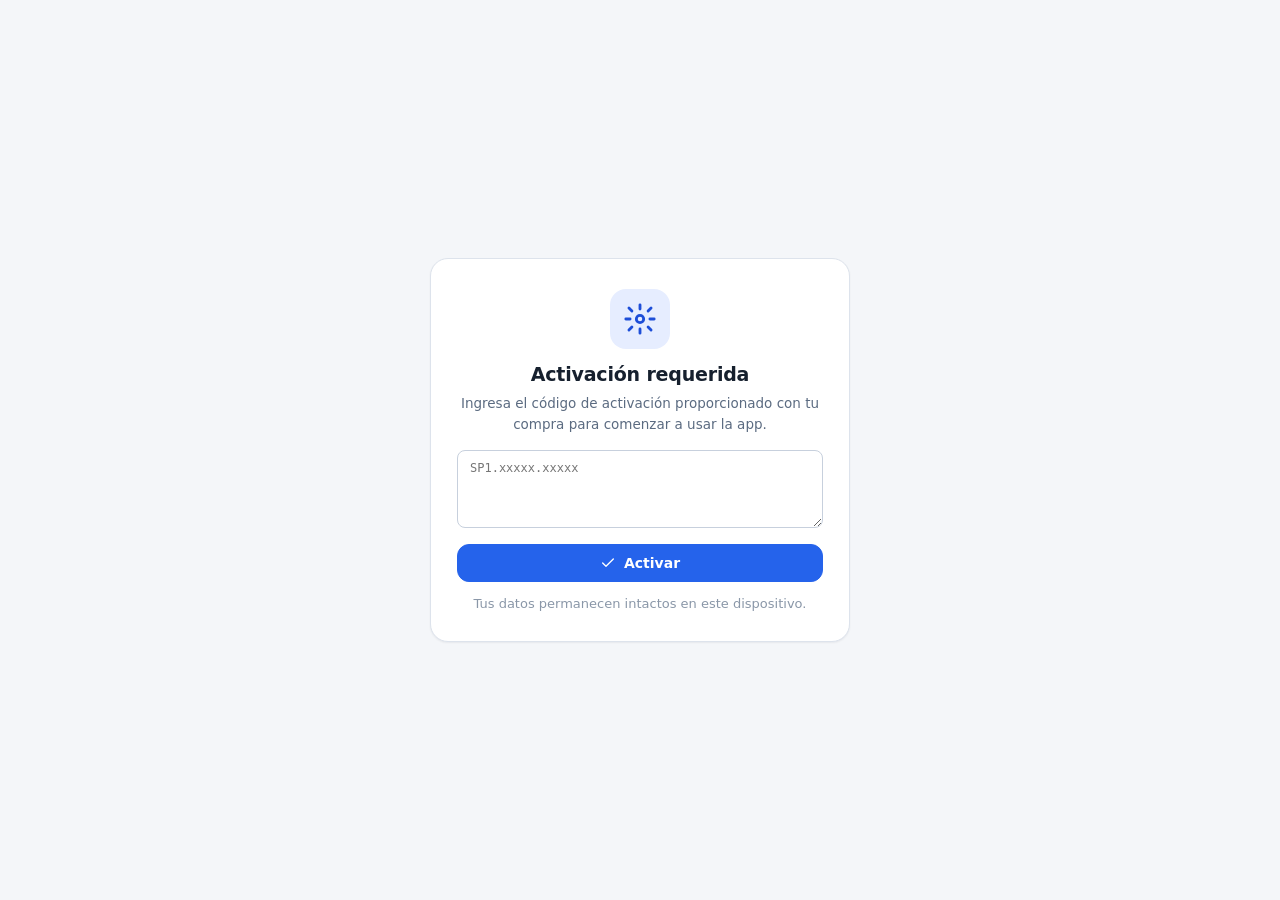
<file: index.html>
<!doctype html>
<html lang="es">
<head>
<meta charset="UTF-8" />
<meta name="viewport" content="width=device-width, initial-scale=1, viewport-fit=cover, maximum-scale=1" />
<title>Spare Part Inventory</title>
<meta name="description" content="Inventario de repuestos industriales — 100% offline" />

<link rel="manifest" href="manifest.json" />
<meta name="theme-color" content="#0f172a" media="(prefers-color-scheme: dark)" />
<meta name="theme-color" content="#f8fafc" media="(prefers-color-scheme: light)" />

<meta name="mobile-web-app-capable" content="yes" />
<meta name="apple-mobile-web-app-capable" content="yes" />
<meta name="apple-mobile-web-app-status-bar-style" content="black-translucent" />
<meta name="apple-mobile-web-app-title" content="SparePart" />
<link rel="apple-touch-icon" href="icons/apple-touch-icon.png" />
<link rel="icon" type="image/png" href="icons/favicon.png" />

<link rel="stylesheet" href="css/styles.css" />
</head>
<body>
<div id="app" class="app">

  <!-- Top bar -->
  <header class="topbar">
    <button id="btn-sidebar-toggle" class="icon-btn only-desktop" aria-label="Alternar menú" data-icon="menu"></button>
    <div class="topbar-title">
      <span class="topbar-brand" id="topbar-company">Spare Part Inventory</span>
      <span class="topbar-page" id="topbar-page">Inicio</span>
    </div>
    <button id="btn-theme-toggle" class="icon-btn" aria-label="Cambiar tema" data-icon="theme"></button>
  </header>

  <div class="app-body">
    <!-- Desktop sidebar -->
    <nav class="sidebar" id="sidebar" aria-label="Navegación principal">
      <div class="sidebar-list" id="sidebar-list"></div>
    </nav>

    <!-- Main view -->
    <main id="view-root" class="view-root" tabindex="-1"></main>
  </div>

  <!-- Floating QR scan button -->
  <button class="fab-scan" id="fab-scan" aria-label="Escanear QR" hidden></button>

  <!-- Mobile bottom nav -->
  <nav class="bottom-nav" id="bottom-nav" aria-label="Navegación inferior"></nav>

  <!-- "More" slide-up sheet (mobile) -->
  <div id="more-sheet-backdrop" class="sheet-backdrop" hidden></div>
  <div id="more-sheet" class="sheet" hidden role="dialog" aria-modal="true" aria-label="Más opciones">
    <div class="sheet-handle"></div>
    <div class="sheet-list" id="more-sheet-list"></div>
  </div>

  <!-- Generic modal root -->
  <div id="modal-root"></div>

  <!-- Toast root -->
  <div id="toast-root" class="toast-root" aria-live="polite"></div>

  <!-- Print / PDF overlay root -->
  <div id="print-root"></div>

</div>

<script src="vendor/xlsx.full.min.js" defer></script>
<script type="module" src="js/app.js"></script>
</body>
</html>
</file>
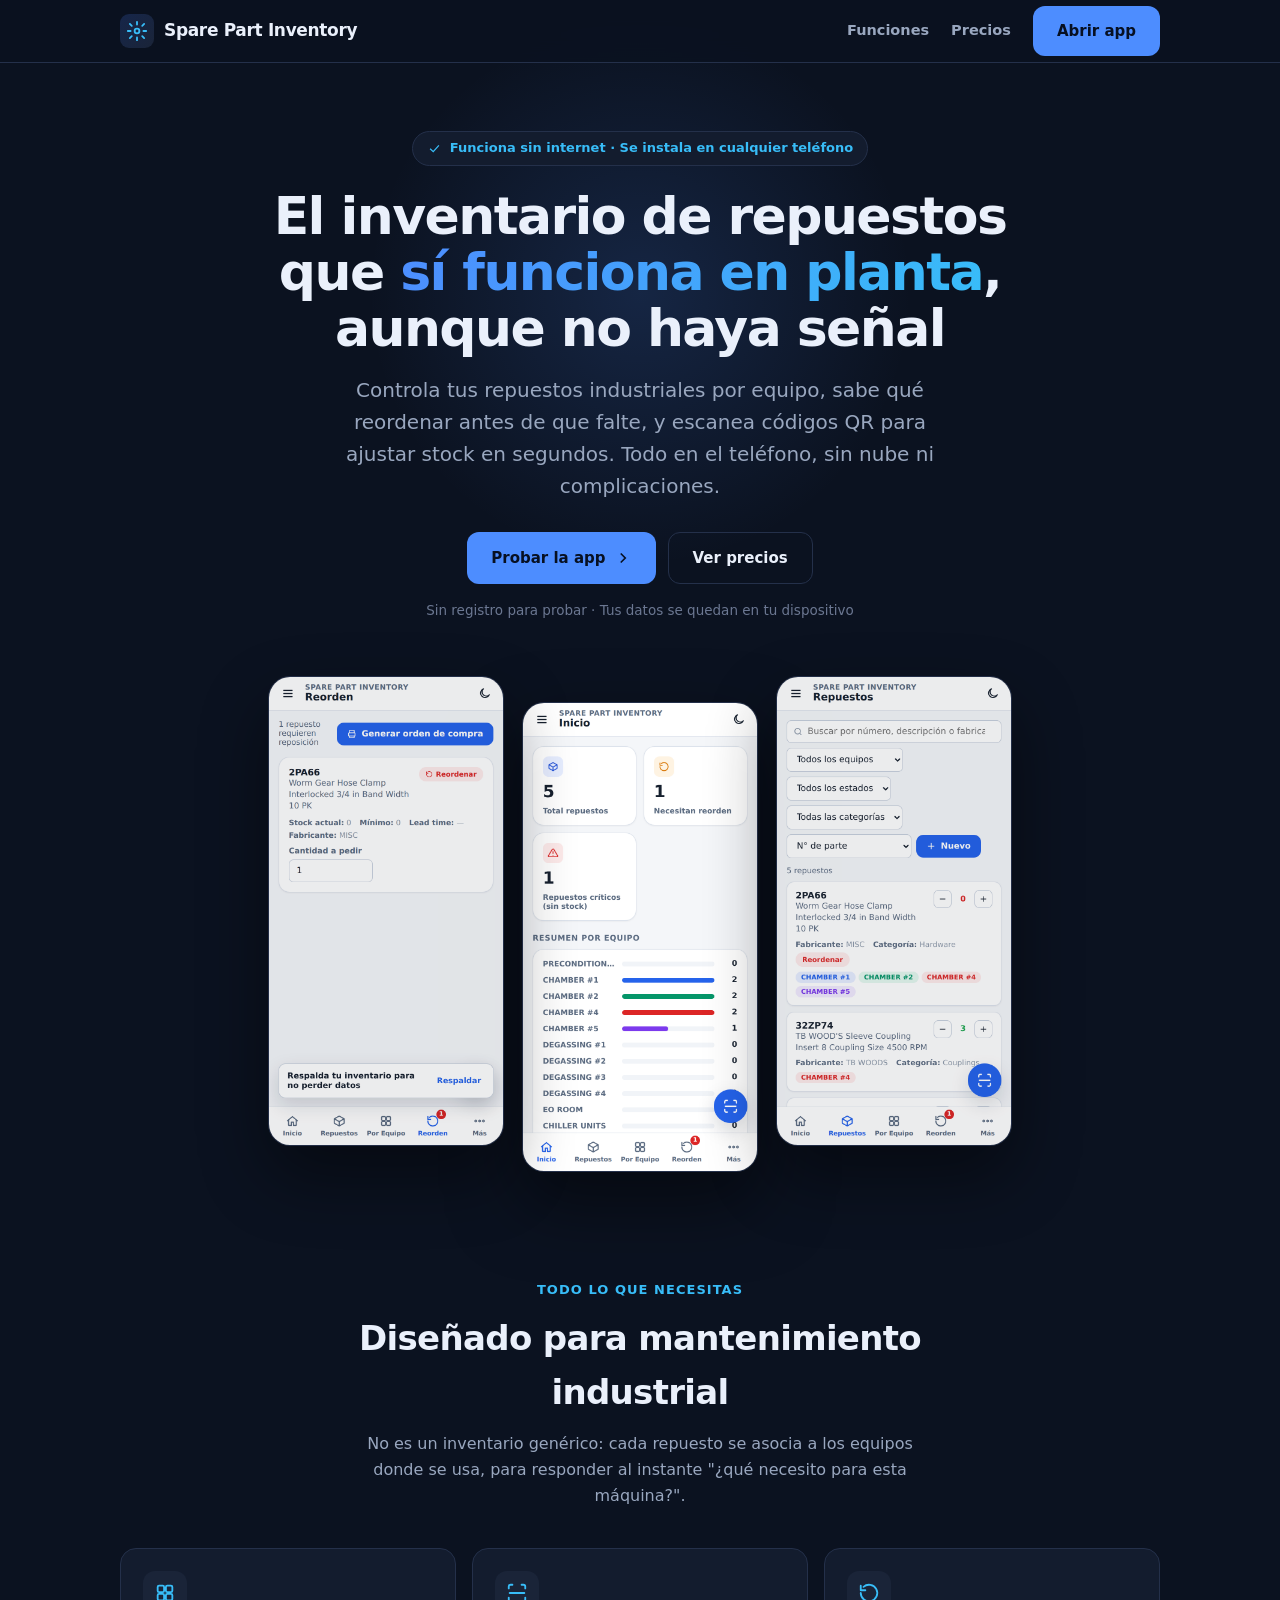
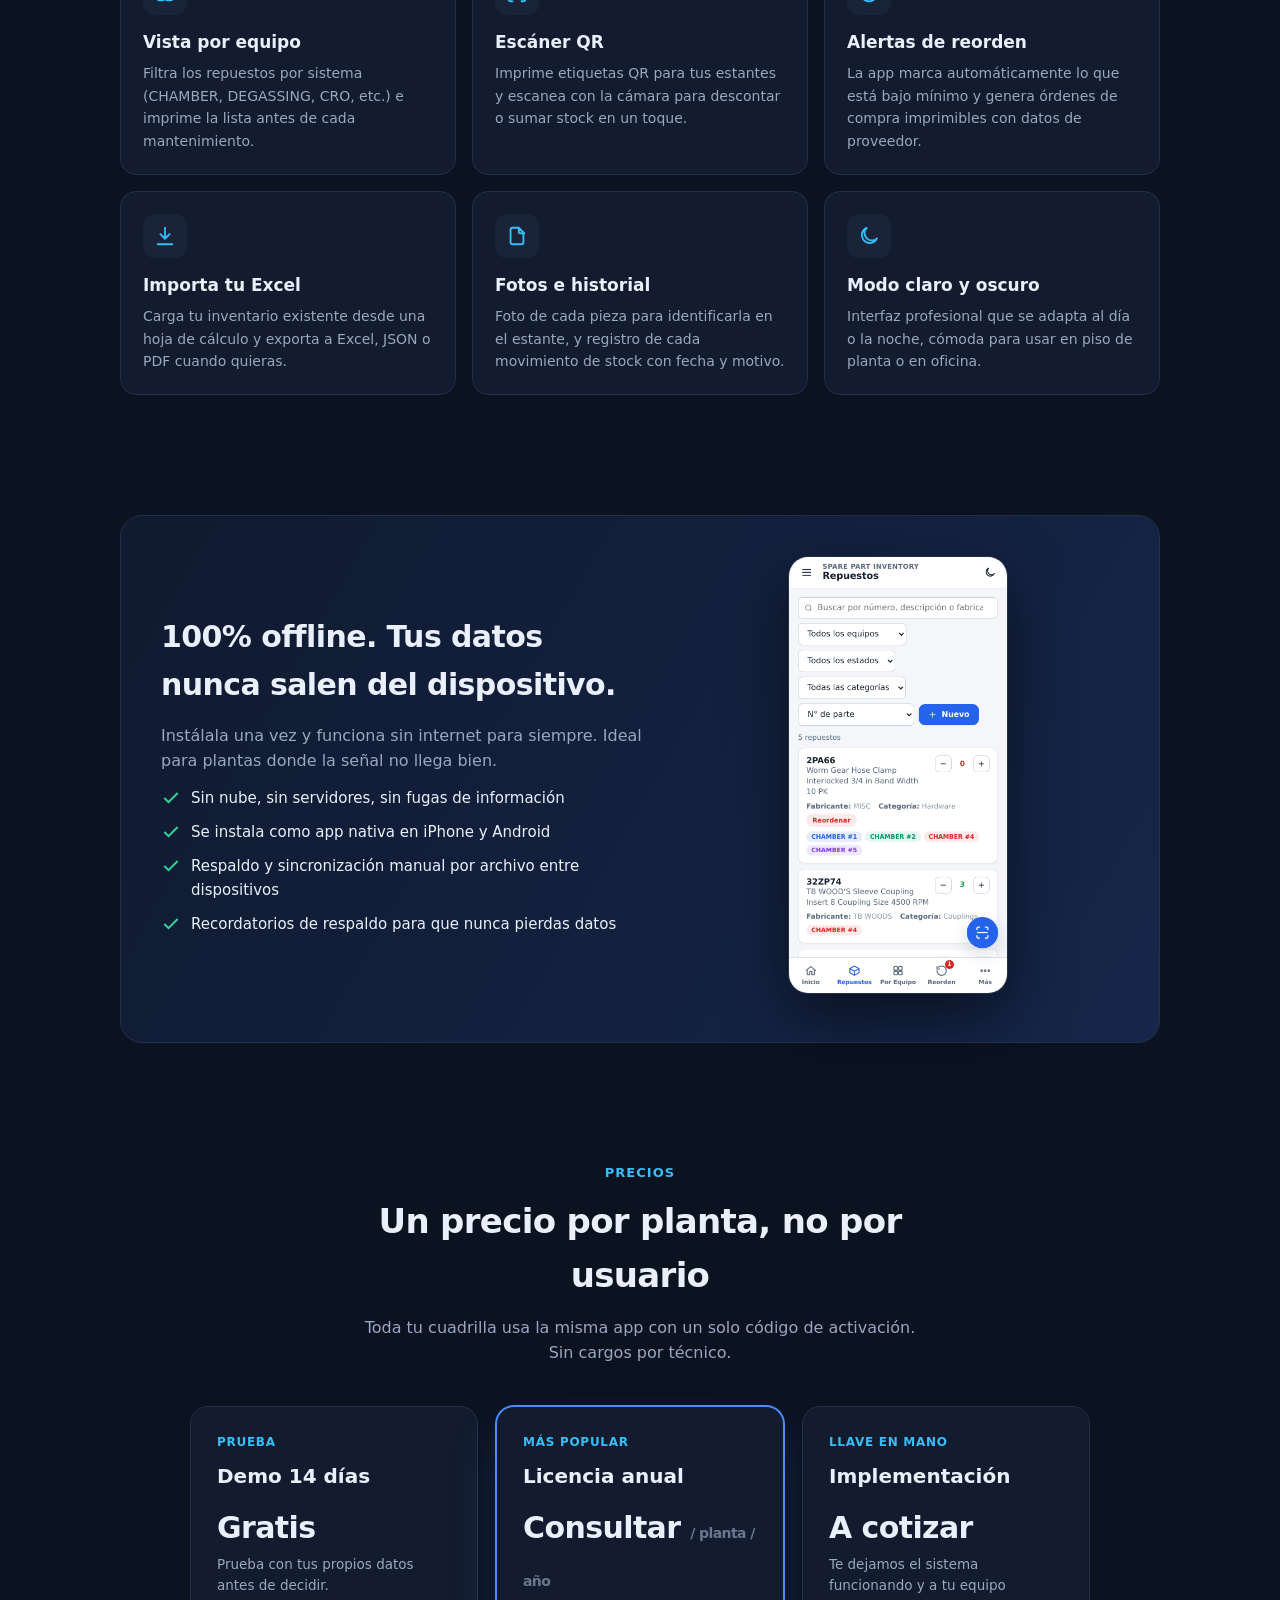
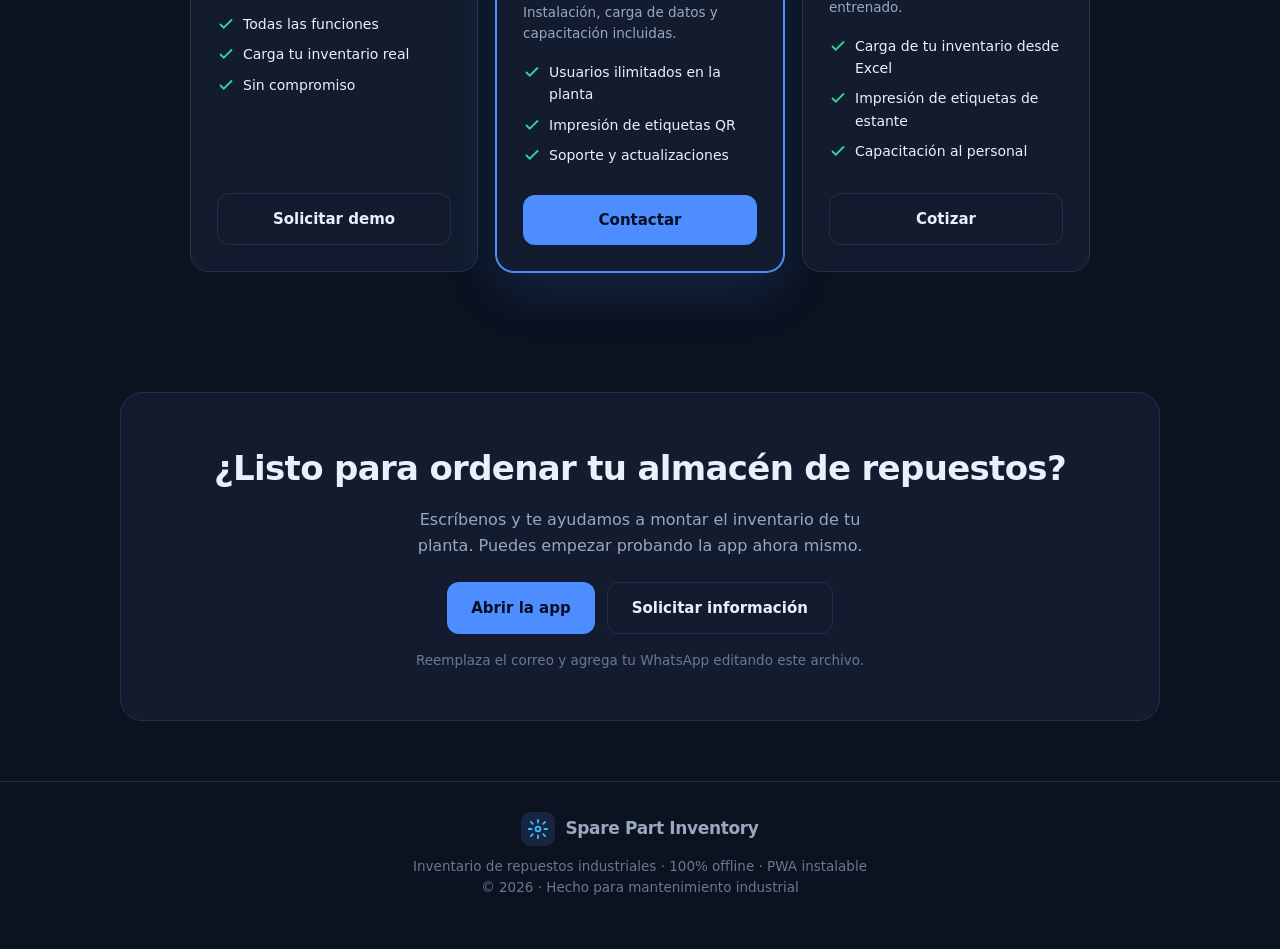
<file: landing.html>
<!doctype html>
<html lang="es">
<head>
<meta charset="UTF-8" />
<meta name="viewport" content="width=device-width, initial-scale=1" />
<title>Spare Part Inventory — Inventario de repuestos industriales, 100% offline</title>
<meta name="description" content="App de inventario de repuestos industriales para plantas: funciona sin internet, se instala en cualquier teléfono, con escáner QR, control de reorden y por equipo." />
<style>
  :root {
    --bg: #0b1220; --surface: #131c2e; --surface-2: #1a2438;
    --border: #24304a; --text: #eaf0fb; --muted: #99a7bf; --faint: #6b7791;
    --accent: #4d8dff; --accent-2: #38bdf8; --ok: #34d399; --warn: #fbbf24; --danger: #f87171;
    --font: -apple-system, BlinkMacSystemFont, "Segoe UI", system-ui, Roboto, sans-serif;
  }
  * { box-sizing: border-box; margin: 0; padding: 0; }
  body { font-family: var(--font); background: var(--bg); color: var(--text); line-height: 1.6; -webkit-font-smoothing: antialiased; overflow-x: hidden; }
  a { color: inherit; text-decoration: none; }
  .wrap { max-width: 1080px; margin: 0 auto; padding: 0 20px; }
  .btn {
    display: inline-flex; align-items: center; gap: 8px; padding: 13px 24px;
    border-radius: 12px; font-weight: 700; font-size: 15px; cursor: pointer; border: none;
    transition: transform .1s, background .15s;
  }
  .btn:active { transform: scale(.97); }
  .btn-primary { background: var(--accent); color: #071022; }
  .btn-primary:hover { background: var(--accent-2); }
  .btn-ghost { background: transparent; color: var(--text); border: 1px solid var(--border); }
  .btn-ghost:hover { background: var(--surface-2); }

  /* Header */
  header { position: sticky; top: 0; z-index: 10; background: rgba(11,18,32,.85); backdrop-filter: blur(12px); border-bottom: 1px solid var(--border); }
  .nav { display: flex; align-items: center; justify-content: space-between; height: 62px; }
  .brand { display: flex; align-items: center; gap: 10px; font-weight: 800; font-size: 17px; letter-spacing: -.02em; }
  .brand .logo { width: 34px; height: 34px; border-radius: 9px; background: linear-gradient(135deg, #16264a, #1a2438); display: flex; align-items: center; justify-content: center; }
  .brand .logo svg { width: 22px; height: 22px; color: var(--accent-2); }
  .nav-links { display: flex; align-items: center; gap: 22px; }
  .nav-links a.muted { color: var(--muted); font-size: 14.5px; font-weight: 600; }
  .nav-links a.muted:hover { color: var(--text); }
  @media (max-width: 720px) { .nav-links a.muted { display: none; } }

  /* Hero */
  .hero { padding: 68px 0 48px; text-align: center; position: relative; }
  .hero::before { content: ""; position: absolute; top: -80px; left: 50%; transform: translateX(-50%); width: 620px; height: 620px; max-width: 120vw; background: radial-gradient(circle, rgba(77,141,255,.16), transparent 62%); z-index: -1; }
  .eyebrow { display: inline-flex; align-items: center; gap: 8px; background: var(--surface); border: 1px solid var(--border); color: var(--accent-2); font-size: 13px; font-weight: 700; padding: 6px 14px; border-radius: 999px; margin-bottom: 22px; }
  .hero h1 { font-size: clamp(30px, 6vw, 52px); line-height: 1.08; letter-spacing: -.03em; font-weight: 850; max-width: 780px; margin: 0 auto 18px; }
  .hero h1 .grad { background: linear-gradient(120deg, var(--accent), var(--accent-2)); -webkit-background-clip: text; background-clip: text; -webkit-text-fill-color: transparent; }
  .hero p.sub { font-size: clamp(16px, 2.6vw, 20px); color: var(--muted); max-width: 620px; margin: 0 auto 30px; }
  .hero-cta { display: flex; gap: 12px; justify-content: center; flex-wrap: wrap; }
  .hero-note { margin-top: 16px; font-size: 13.5px; color: var(--faint); }

  /* Screenshots row */
  .shots { display: flex; gap: 18px; justify-content: center; align-items: flex-end; margin-top: 54px; perspective: 1200px; }
  .shots img { width: 236px; max-width: 40vw; border-radius: 22px; border: 1px solid var(--border); box-shadow: 0 30px 70px rgba(0,0,0,.5); }
  .shots img:nth-child(1), .shots img:nth-child(3) { margin-bottom: 26px; opacity: .92; }
  @media (max-width: 640px) { .shots img:nth-child(3) { display: none; } .shots img { max-width: 44vw; } }

  /* Section */
  section.block { padding: 60px 0; }
  .kicker { text-align: center; color: var(--accent-2); font-weight: 700; font-size: 13px; letter-spacing: .08em; text-transform: uppercase; margin-bottom: 10px; }
  .section-title { text-align: center; font-size: clamp(24px, 4vw, 34px); font-weight: 800; letter-spacing: -.02em; max-width: 620px; margin: 0 auto 12px; }
  .section-lead { text-align: center; color: var(--muted); max-width: 560px; margin: 0 auto 40px; }

  /* Feature grid */
  .features { display: grid; grid-template-columns: repeat(auto-fit, minmax(250px, 1fr)); gap: 16px; }
  .feature { background: var(--surface); border: 1px solid var(--border); border-radius: 16px; padding: 22px; }
  .feature .ic { width: 44px; height: 44px; border-radius: 12px; background: var(--surface-2); display: flex; align-items: center; justify-content: center; margin-bottom: 14px; }
  .feature .ic svg { width: 22px; height: 22px; color: var(--accent-2); }
  .feature h3 { font-size: 17px; margin-bottom: 6px; }
  .feature p { color: var(--muted); font-size: 14px; }

  /* Highlight band */
  .band { background: linear-gradient(120deg, #101a30, #16264a); border: 1px solid var(--border); border-radius: 22px; padding: 40px; display: grid; grid-template-columns: 1.1fr 1fr; gap: 30px; align-items: center; }
  @media (max-width: 760px) { .band { grid-template-columns: 1fr; padding: 28px; } }
  .band h2 { font-size: clamp(22px, 3.4vw, 30px); letter-spacing: -.02em; margin-bottom: 14px; }
  .band p { color: var(--muted); margin-bottom: 12px; }
  .band ul { list-style: none; }
  .band li { display: flex; gap: 10px; align-items: flex-start; color: var(--text); font-size: 15px; margin-bottom: 10px; }
  .band li svg { width: 20px; height: 20px; color: var(--ok); flex-shrink: 0; margin-top: 2px; }
  .band .shot-single { text-align: center; }
  .band .shot-single img { width: 220px; max-width: 62vw; border-radius: 20px; border: 1px solid var(--border); box-shadow: 0 24px 60px rgba(0,0,0,.5); }

  /* Pricing */
  .plans { display: grid; grid-template-columns: repeat(auto-fit, minmax(260px, 1fr)); gap: 18px; max-width: 900px; margin: 0 auto; }
  .plan { background: var(--surface); border: 1px solid var(--border); border-radius: 18px; padding: 26px; display: flex; flex-direction: column; }
  .plan.featured { border-color: var(--accent); box-shadow: 0 0 0 1px var(--accent), 0 20px 50px rgba(77,141,255,.15); }
  .plan .tag { font-size: 12px; font-weight: 800; text-transform: uppercase; letter-spacing: .06em; color: var(--accent-2); margin-bottom: 8px; }
  .plan h3 { font-size: 20px; margin-bottom: 4px; }
  .plan .price { font-size: 30px; font-weight: 850; letter-spacing: -.02em; margin: 8px 0 2px; }
  .plan .price small { font-size: 14px; font-weight: 600; color: var(--faint); }
  .plan .desc { color: var(--muted); font-size: 13.5px; margin-bottom: 16px; }
  .plan ul { list-style: none; margin-bottom: 20px; flex: 1; }
  .plan li { display: flex; gap: 8px; font-size: 14px; margin-bottom: 8px; color: var(--text); }
  .plan li svg { width: 18px; height: 18px; color: var(--ok); flex-shrink: 0; margin-top: 2px; }
  .plan .btn { width: 100%; justify-content: center; }

  /* CTA */
  .cta-final { text-align: center; background: var(--surface); border: 1px solid var(--border); border-radius: 22px; padding: 48px 24px; }
  .cta-final h2 { font-size: clamp(24px, 4vw, 34px); letter-spacing: -.02em; margin-bottom: 12px; }
  .cta-final p { color: var(--muted); max-width: 480px; margin: 0 auto 24px; }

  footer { border-top: 1px solid var(--border); padding: 30px 0 50px; color: var(--faint); font-size: 13.5px; text-align: center; }
  footer .brand { justify-content: center; margin-bottom: 10px; color: var(--muted); }
</style>
</head>
<body>

<header>
  <div class="wrap nav">
    <div class="brand">
      <span class="logo"><svg viewBox="0 0 24 24" fill="none" stroke="currentColor" stroke-width="2" stroke-linecap="round" stroke-linejoin="round"><circle cx="12" cy="12" r="2.6"/><path d="M12 2v3M12 19v3M4.2 4.2l2.1 2.1M17.7 17.7l2.1 2.1M2 12h3M19 12h3M4.2 19.8l2.1-2.1M17.7 6.3l2.1-2.1"/></svg></span>
      Spare Part Inventory
    </div>
    <div class="nav-links">
      <a class="muted" href="#features">Funciones</a>
      <a class="muted" href="#pricing">Precios</a>
      <a class="btn btn-primary" href="./index.html">Abrir app</a>
    </div>
  </div>
</header>

<div class="hero">
  <div class="wrap">
    <span class="eyebrow">
      <svg viewBox="0 0 24 24" fill="none" stroke="currentColor" stroke-width="2" width="15" height="15"><path d="M5 12.5 10 17l9-10"/></svg>
      Funciona sin internet · Se instala en cualquier teléfono
    </span>
    <h1>El inventario de repuestos que <span class="grad">sí funciona en planta</span>, aunque no haya señal</h1>
    <p class="sub">Controla tus repuestos industriales por equipo, sabe qué reordenar antes de que falte, y escanea códigos QR para ajustar stock en segundos. Todo en el teléfono, sin nube ni complicaciones.</p>
    <div class="hero-cta">
      <a class="btn btn-primary" href="./index.html">Probar la app
        <svg viewBox="0 0 24 24" fill="none" stroke="currentColor" stroke-width="2.2" width="18" height="18"><path d="m9 6 6 6-6 6"/></svg>
      </a>
      <a class="btn btn-ghost" href="#pricing">Ver precios</a>
    </div>
    <div class="hero-note">Sin registro para probar · Tus datos se quedan en tu dispositivo</div>

    <div class="shots">
      <img src="./marketing/shot-reorder.png" alt="Lista de reorden" loading="lazy" />
      <img src="./marketing/shot-dashboard.png" alt="Panel de inicio" />
      <img src="./marketing/shot-parts.png" alt="Lista de repuestos" loading="lazy" />
    </div>
  </div>
</div>

<section class="block" id="features">
  <div class="wrap">
    <div class="kicker">Todo lo que necesitas</div>
    <h2 class="section-title">Diseñado para mantenimiento industrial</h2>
    <p class="section-lead">No es un inventario genérico: cada repuesto se asocia a los equipos donde se usa, para responder al instante "¿qué necesito para esta máquina?".</p>
    <div class="features">
      <div class="feature">
        <div class="ic"><svg viewBox="0 0 24 24" fill="none" stroke="currentColor" stroke-width="2" stroke-linecap="round" stroke-linejoin="round"><rect x="4" y="4" width="7" height="7" rx="1.5"/><rect x="13" y="4" width="7" height="7" rx="1.5"/><rect x="4" y="13" width="7" height="7" rx="1.5"/><rect x="13" y="13" width="7" height="7" rx="1.5"/></svg></div>
        <h3>Vista por equipo</h3>
        <p>Filtra los repuestos por sistema (CHAMBER, DEGASSING, CRO, etc.) e imprime la lista antes de cada mantenimiento.</p>
      </div>
      <div class="feature">
        <div class="ic"><svg viewBox="0 0 24 24" fill="none" stroke="currentColor" stroke-width="2" stroke-linecap="round" stroke-linejoin="round"><path d="M3 7V5a2 2 0 0 1 2-2h2M17 3h2a2 2 0 0 1 2 2v2M21 17v2a2 2 0 0 1-2 2h-2M7 21H5a2 2 0 0 1-2-2v-2M4 12h16"/></svg></div>
        <h3>Escáner QR</h3>
        <p>Imprime etiquetas QR para tus estantes y escanea con la cámara para descontar o sumar stock en un toque.</p>
      </div>
      <div class="feature">
        <div class="ic"><svg viewBox="0 0 24 24" fill="none" stroke="currentColor" stroke-width="2" stroke-linecap="round" stroke-linejoin="round"><path d="M3 12a9 9 0 1 0 3-6.7M3 4v5h5"/></svg></div>
        <h3>Alertas de reorden</h3>
        <p>La app marca automáticamente lo que está bajo mínimo y genera órdenes de compra imprimibles con datos de proveedor.</p>
      </div>
      <div class="feature">
        <div class="ic"><svg viewBox="0 0 24 24" fill="none" stroke="currentColor" stroke-width="2" stroke-linecap="round" stroke-linejoin="round"><path d="M12 3v12M7 10l5 5 5-5M4 21h16"/></svg></div>
        <h3>Importa tu Excel</h3>
        <p>Carga tu inventario existente desde una hoja de cálculo y exporta a Excel, JSON o PDF cuando quieras.</p>
      </div>
      <div class="feature">
        <div class="ic"><svg viewBox="0 0 24 24" fill="none" stroke="currentColor" stroke-width="2" stroke-linecap="round" stroke-linejoin="round"><path d="M14 3v5a1 1 0 0 0 1 1h5M17 21H7a2 2 0 0 1-2-2V5a2 2 0 0 1 2-2h7l5 5v11a2 2 0 0 1-2 2Z"/></svg></div>
        <h3>Fotos e historial</h3>
        <p>Foto de cada pieza para identificarla en el estante, y registro de cada movimiento de stock con fecha y motivo.</p>
      </div>
      <div class="feature">
        <div class="ic"><svg viewBox="0 0 24 24" fill="none" stroke="currentColor" stroke-width="2" stroke-linecap="round" stroke-linejoin="round"><path d="M20.5 14.5A8.5 8.5 0 1 1 9.5 3.2a7 7 0 0 0 11.3 11.3Z"/></svg></div>
        <h3>Modo claro y oscuro</h3>
        <p>Interfaz profesional que se adapta al día o la noche, cómoda para usar en piso de planta o en oficina.</p>
      </div>
    </div>
  </div>
</section>

<section class="block">
  <div class="wrap">
    <div class="band">
      <div>
        <h2>100% offline. Tus datos nunca salen del dispositivo.</h2>
        <p>Instálala una vez y funciona sin internet para siempre. Ideal para plantas donde la señal no llega bien.</p>
        <ul>
          <li><svg viewBox="0 0 24 24" fill="none" stroke="currentColor" stroke-width="2.4"><path d="M20 6 9 17l-5-5"/></svg> Sin nube, sin servidores, sin fugas de información</li>
          <li><svg viewBox="0 0 24 24" fill="none" stroke="currentColor" stroke-width="2.4"><path d="M20 6 9 17l-5-5"/></svg> Se instala como app nativa en iPhone y Android</li>
          <li><svg viewBox="0 0 24 24" fill="none" stroke="currentColor" stroke-width="2.4"><path d="M20 6 9 17l-5-5"/></svg> Respaldo y sincronización manual por archivo entre dispositivos</li>
          <li><svg viewBox="0 0 24 24" fill="none" stroke="currentColor" stroke-width="2.4"><path d="M20 6 9 17l-5-5"/></svg> Recordatorios de respaldo para que nunca pierdas datos</li>
        </ul>
      </div>
      <div class="shot-single">
        <img src="./marketing/shot-parts.png" alt="Lista de repuestos con etiquetas por equipo" loading="lazy" />
      </div>
    </div>
  </div>
</section>

<section class="block" id="pricing">
  <div class="wrap">
    <div class="kicker">Precios</div>
    <h2 class="section-title">Un precio por planta, no por usuario</h2>
    <p class="section-lead">Toda tu cuadrilla usa la misma app con un solo código de activación. Sin cargos por técnico.</p>
    <div class="plans">
      <div class="plan">
        <div class="tag">Prueba</div>
        <h3>Demo 14 días</h3>
        <div class="price">Gratis</div>
        <div class="desc">Prueba con tus propios datos antes de decidir.</div>
        <ul>
          <li><svg viewBox="0 0 24 24" fill="none" stroke="currentColor" stroke-width="2.4"><path d="M20 6 9 17l-5-5"/></svg> Todas las funciones</li>
          <li><svg viewBox="0 0 24 24" fill="none" stroke="currentColor" stroke-width="2.4"><path d="M20 6 9 17l-5-5"/></svg> Carga tu inventario real</li>
          <li><svg viewBox="0 0 24 24" fill="none" stroke="currentColor" stroke-width="2.4"><path d="M20 6 9 17l-5-5"/></svg> Sin compromiso</li>
        </ul>
        <a class="btn btn-ghost" href="#contacto">Solicitar demo</a>
      </div>
      <div class="plan featured">
        <div class="tag">Más popular</div>
        <h3>Licencia anual</h3>
        <div class="price">Consultar <small>/ planta / año</small></div>
        <div class="desc">Instalación, carga de datos y capacitación incluidas.</div>
        <ul>
          <li><svg viewBox="0 0 24 24" fill="none" stroke="currentColor" stroke-width="2.4"><path d="M20 6 9 17l-5-5"/></svg> Usuarios ilimitados en la planta</li>
          <li><svg viewBox="0 0 24 24" fill="none" stroke="currentColor" stroke-width="2.4"><path d="M20 6 9 17l-5-5"/></svg> Impresión de etiquetas QR</li>
          <li><svg viewBox="0 0 24 24" fill="none" stroke="currentColor" stroke-width="2.4"><path d="M20 6 9 17l-5-5"/></svg> Soporte y actualizaciones</li>
        </ul>
        <a class="btn btn-primary" href="#contacto">Contactar</a>
      </div>
      <div class="plan">
        <div class="tag">Llave en mano</div>
        <h3>Implementación</h3>
        <div class="price">A cotizar</div>
        <div class="desc">Te dejamos el sistema funcionando y a tu equipo entrenado.</div>
        <ul>
          <li><svg viewBox="0 0 24 24" fill="none" stroke="currentColor" stroke-width="2.4"><path d="M20 6 9 17l-5-5"/></svg> Carga de tu inventario desde Excel</li>
          <li><svg viewBox="0 0 24 24" fill="none" stroke="currentColor" stroke-width="2.4"><path d="M20 6 9 17l-5-5"/></svg> Impresión de etiquetas de estante</li>
          <li><svg viewBox="0 0 24 24" fill="none" stroke="currentColor" stroke-width="2.4"><path d="M20 6 9 17l-5-5"/></svg> Capacitación al personal</li>
        </ul>
        <a class="btn btn-ghost" href="#contacto">Cotizar</a>
      </div>
    </div>
  </div>
</section>

<section class="block" id="contacto">
  <div class="wrap">
    <div class="cta-final">
      <h2>¿Listo para ordenar tu almacén de repuestos?</h2>
      <p>Escríbenos y te ayudamos a montar el inventario de tu planta. Puedes empezar probando la app ahora mismo.</p>
      <div class="hero-cta">
        <a class="btn btn-primary" href="./index.html">Abrir la app</a>
        <a class="btn btn-ghost" href="mailto:ventas@tudominio.com?subject=Interesado%20en%20Spare%20Part%20Inventory">Solicitar información</a>
      </div>
      <div class="hero-note">Reemplaza el correo y agrega tu WhatsApp editando este archivo.</div>
    </div>
  </div>
</section>

<footer>
  <div class="wrap">
    <div class="brand"><span class="logo"><svg viewBox="0 0 24 24" fill="none" stroke="currentColor" stroke-width="2" stroke-linecap="round" stroke-linejoin="round"><circle cx="12" cy="12" r="2.6"/><path d="M12 2v3M12 19v3M4.2 4.2l2.1 2.1M17.7 17.7l2.1 2.1M2 12h3M19 12h3M4.2 19.8l2.1-2.1M17.7 6.3l2.1-2.1"/></svg></span> Spare Part Inventory</div>
    Inventario de repuestos industriales · 100% offline · PWA instalable<br>
    © <span id="year"></span> · Hecho para mantenimiento industrial
  </div>
</footer>
<script>document.getElementById("year").textContent = new Date().getFullYear();</script>
</body>
</html>
</file>
<file: css/styles.css>
/* ==========================================================================
   Spare Part Inventory — Design System
   ========================================================================== */

:root {
  color-scheme: light;
  --bg: #f4f6f9;
  --bg-elevated: #ffffff;
  --bg-sunken: #e9edf3;
  --surface: #ffffff;
  --surface-2: #f1f4f8;
  --border: #dde3ec;
  --border-strong: #c7d0dd;
  --text: #16202e;
  --text-muted: #5b6b81;
  --text-faint: #8a97a8;
  --accent: #2563eb;
  --accent-strong: #1d4ed8;
  --accent-soft: #e6edff;
  --accent-contrast: #ffffff;
  --success: #16a34a;
  --success-soft: #e7f8ed;
  --warning: #d97706;
  --warning-soft: #fef3e2;
  --danger: #dc2626;
  --danger-soft: #fdeaea;
  --info: #0891b2;
  --shadow-sm: 0 1px 2px rgba(16, 24, 40, 0.06);
  --shadow-md: 0 4px 14px rgba(16, 24, 40, 0.08);
  --shadow-lg: 0 12px 32px rgba(16, 24, 40, 0.14);
  --radius-sm: 8px;
  --radius-md: 12px;
  --radius-lg: 18px;
  --radius-pill: 999px;
  --font: -apple-system, BlinkMacSystemFont, "Segoe UI", system-ui, Roboto, Helvetica, Arial, sans-serif;
  --nav-h: 64px;
  --top-h: 56px;
  --safe-b: env(safe-area-inset-bottom, 0px);
  --safe-t: env(safe-area-inset-top, 0px);
}

:root[data-theme="dark"] {
  color-scheme: dark;
  --bg: #0b1220;
  --bg-elevated: #131c2e;
  --bg-sunken: #060a13;
  --surface: #131c2e;
  --surface-2: #1a2438;
  --border: #24304a;
  --border-strong: #34415e;
  --text: #eaf0fb;
  --text-muted: #99a7bf;
  --text-faint: #6b7791;
  --accent: #4d8dff;
  --accent-strong: #6ea1ff;
  --accent-soft: #16264a;
  --accent-contrast: #071022;
  --success: #34d399;
  --success-soft: #0e2a20;
  --warning: #fbbf24;
  --warning-soft: #35270a;
  --danger: #f87171;
  --danger-soft: #3a1414;
  --info: #38bdf8;
  --shadow-sm: 0 1px 2px rgba(0, 0, 0, 0.3);
  --shadow-md: 0 6px 18px rgba(0, 0, 0, 0.35);
  --shadow-lg: 0 16px 40px rgba(0, 0, 0, 0.5);
}

@media (prefers-color-scheme: dark) {
  :root:not([data-theme="light"]) {
    color-scheme: dark;
    --bg: #0b1220;
    --bg-elevated: #131c2e;
    --bg-sunken: #060a13;
    --surface: #131c2e;
    --surface-2: #1a2438;
    --border: #24304a;
    --border-strong: #34415e;
    --text: #eaf0fb;
    --text-muted: #99a7bf;
    --text-faint: #6b7791;
    --accent: #4d8dff;
    --accent-strong: #6ea1ff;
    --accent-soft: #16264a;
    --accent-contrast: #071022;
    --success: #34d399;
    --success-soft: #0e2a20;
    --warning: #fbbf24;
    --warning-soft: #35270a;
    --danger: #f87171;
    --danger-soft: #3a1414;
    --info: #38bdf8;
  }
}

* { box-sizing: border-box; }
html, body { height: 100%; }
body {
  margin: 0;
  font-family: var(--font);
  background: var(--bg);
  color: var(--text);
  -webkit-font-smoothing: antialiased;
  overscroll-behavior-y: none;
}
button, input, select, textarea { font-family: inherit; color: inherit; }
a { color: var(--accent); }
h1, h2, h3, h4 { margin: 0; font-weight: 650; letter-spacing: -0.01em; }
p { margin: 0; }
ul { margin: 0; padding: 0; list-style: none; }
svg { display: block; }

/* ---------- App shell layout ---------- */
.app {
  height: 100vh;
  height: 100dvh;
  display: flex;
  flex-direction: column;
}

.topbar {
  height: calc(var(--top-h) + var(--safe-t));
  padding-top: var(--safe-t);
  display: flex;
  align-items: center;
  gap: 10px;
  padding-left: 12px;
  padding-right: 12px;
  background: var(--bg-elevated);
  border-bottom: 1px solid var(--border);
  flex-shrink: 0;
  z-index: 20;
}
.topbar-title {
  flex: 1;
  display: flex;
  flex-direction: column;
  line-height: 1.15;
  min-width: 0;
}
.topbar-brand {
  font-size: 12px;
  color: var(--text-muted);
  font-weight: 600;
  text-transform: uppercase;
  letter-spacing: 0.04em;
  white-space: nowrap;
  overflow: hidden;
  text-overflow: ellipsis;
}
.topbar-page {
  font-size: 17px;
  font-weight: 700;
  white-space: nowrap;
  overflow: hidden;
  text-overflow: ellipsis;
}

.app-body {
  flex: 1;
  display: flex;
  min-height: 0;
}

.view-root {
  flex: 1;
  min-width: 0;
  overflow-y: auto;
  padding: 16px 16px calc(var(--nav-h) + var(--safe-b) + 24px);
  outline: none;
}

/* ---------- Sidebar (desktop) ---------- */
.sidebar {
  width: 240px;
  flex-shrink: 0;
  border-right: 1px solid var(--border);
  background: var(--bg-elevated);
  display: none;
  padding: 14px 10px;
  overflow-y: auto;
}
.sidebar-item, .sheet-item, .bottom-nav-item {
  display: flex;
  align-items: center;
  gap: 12px;
  cursor: pointer;
  user-select: none;
  color: var(--text-muted);
}
.sidebar-item {
  padding: 11px 12px;
  border-radius: var(--radius-md);
  font-size: 14.5px;
  font-weight: 600;
  margin-bottom: 2px;
}
.sidebar-item:hover { background: var(--surface-2); color: var(--text); }
.sidebar-item.active { background: var(--accent-soft); color: var(--accent-strong); }
.sidebar-item .nav-icon { width: 20px; height: 20px; flex-shrink: 0; }

/* ---------- Bottom nav (mobile) ---------- */
.bottom-nav {
  position: fixed;
  left: 0; right: 0; bottom: 0;
  height: calc(var(--nav-h) + var(--safe-b));
  padding-bottom: var(--safe-b);
  background: var(--bg-elevated);
  border-top: 1px solid var(--border);
  display: flex;
  z-index: 30;
}
.bottom-nav-item {
  flex: 1;
  flex-direction: column;
  justify-content: center;
  gap: 3px;
  font-size: 10.5px;
  font-weight: 600;
  border: none;
  background: none;
  padding: 6px 2px 8px;
}
.bottom-nav-item .nav-icon { width: 23px; height: 23px; margin: 0 auto; }
.bottom-nav-item.active { color: var(--accent); }

.sheet-backdrop {
  position: fixed; inset: 0; background: rgba(8, 12, 20, 0.45);
  z-index: 40; opacity: 0; transition: opacity 0.2s ease;
}
.sheet-backdrop.show { opacity: 1; }
.sheet {
  position: fixed; left: 0; right: 0; bottom: 0;
  background: var(--bg-elevated);
  border-radius: 20px 20px 0 0;
  z-index: 41;
  padding: 8px 14px calc(20px + var(--safe-b));
  box-shadow: var(--shadow-lg);
  transform: translateY(100%);
  transition: transform 0.25s cubic-bezier(.32,.72,0,1);
}
.sheet.show { transform: translateY(0); }
.sheet-handle {
  width: 36px; height: 4px; border-radius: 2px;
  background: var(--border-strong); margin: 8px auto 14px;
}
.sheet-item {
  padding: 13px 10px;
  font-size: 15.5px;
  font-weight: 600;
  border-bottom: 1px solid var(--border);
}
.sheet-item:last-child { border-bottom: none; }
.sheet-item .nav-icon { width: 21px; height: 21px; }

@media (min-width: 900px) {
  .sidebar { display: block; }
  .bottom-nav, .sheet, .sheet-backdrop { display: none !important; }
  .view-root { padding: 24px 32px 40px; }
  .only-desktop { display: inline-flex !important; }
}
.only-desktop { display: none; }

/* ---------- Buttons ---------- */
.btn {
  display: inline-flex;
  align-items: center;
  justify-content: center;
  gap: 8px;
  border: 1px solid var(--border-strong);
  background: var(--surface);
  color: var(--text);
  border-radius: var(--radius-md);
  padding: 10px 16px;
  font-size: 14px;
  font-weight: 650;
  cursor: pointer;
  transition: background 0.15s, border-color 0.15s, transform 0.05s;
  white-space: nowrap;
}
.btn:active { transform: scale(0.97); }
.btn:hover { background: var(--surface-2); }
.btn-primary { background: var(--accent); border-color: var(--accent); color: var(--accent-contrast); }
.btn-primary:hover { background: var(--accent-strong); border-color: var(--accent-strong); }
.btn-danger { background: var(--danger-soft); border-color: var(--danger); color: var(--danger); }
.btn-ghost { background: transparent; border-color: transparent; }
.btn-ghost:hover { background: var(--surface-2); }
.btn-sm { padding: 6px 11px; font-size: 12.5px; border-radius: var(--radius-sm); }
.btn-block { width: 100%; }
.btn[disabled] { opacity: 0.5; cursor: not-allowed; }
.btn .nav-icon { width: 17px; height: 17px; }

.icon-btn {
  width: 38px; height: 38px;
  display: inline-flex; align-items: center; justify-content: center;
  border-radius: var(--radius-md);
  border: none;
  background: transparent;
  color: var(--text);
  cursor: pointer;
  flex-shrink: 0;
}
.icon-btn:hover { background: var(--surface-2); }
.icon-btn svg { width: 21px; height: 21px; }

/* ---------- Cards / surfaces ---------- */
.card {
  background: var(--surface);
  border: 1px solid var(--border);
  border-radius: var(--radius-lg);
  box-shadow: var(--shadow-sm);
}
.card-pad { padding: 16px; }
.section-title {
  font-size: 13px;
  font-weight: 700;
  color: var(--text-muted);
  text-transform: uppercase;
  letter-spacing: 0.05em;
  margin: 22px 0 10px;
}
.section-title:first-child { margin-top: 0; }

.stat-grid {
  display: grid;
  grid-template-columns: repeat(auto-fit, minmax(150px, 1fr));
  gap: 12px;
}
.stat-card {
  background: var(--surface);
  border: 1px solid var(--border);
  border-radius: var(--radius-lg);
  padding: 16px;
  box-shadow: var(--shadow-sm);
  display: flex;
  flex-direction: column;
  gap: 8px;
}
.stat-card .stat-icon {
  width: 34px; height: 34px;
  border-radius: 10px;
  display: flex; align-items: center; justify-content: center;
}
.stat-card .stat-icon svg { width: 18px; height: 18px; }
.stat-value { font-size: 28px; font-weight: 750; letter-spacing: -0.02em; }
.stat-label { font-size: 12.5px; color: var(--text-muted); font-weight: 600; }
.stat-card.tone-accent .stat-icon { background: var(--accent-soft); color: var(--accent-strong); }
.stat-card.tone-warning .stat-icon { background: var(--warning-soft); color: var(--warning); }
.stat-card.tone-danger .stat-icon { background: var(--danger-soft); color: var(--danger); }
.stat-card.tone-success .stat-icon { background: var(--success-soft); color: var(--success); }

/* ---------- Forms ---------- */
.field { display: flex; flex-direction: column; gap: 6px; margin-bottom: 14px; }
.field label { font-size: 13px; font-weight: 650; color: var(--text-muted); }
.field-hint { font-size: 12px; color: var(--text-faint); }
input[type="text"], input[type="number"], input[type="search"], input[type="email"],
select, textarea {
  background: var(--surface);
  border: 1px solid var(--border-strong);
  border-radius: var(--radius-sm);
  padding: 10px 12px;
  font-size: 14.5px;
  color: var(--text);
  width: 100%;
  outline: none;
}
textarea { resize: vertical; min-height: 70px; }
input:focus, select:focus, textarea:focus {
  border-color: var(--accent);
  box-shadow: 0 0 0 3px var(--accent-soft);
}
.form-grid { display: grid; grid-template-columns: 1fr; gap: 0 14px; }
@media (min-width: 640px) {
  .form-grid.cols-2 { grid-template-columns: 1fr 1fr; }
}
.checkbox-grid {
  display: grid;
  grid-template-columns: repeat(auto-fill, minmax(180px, 1fr));
  gap: 8px;
}
.check-item {
  display: flex; align-items: center; gap: 9px;
  padding: 9px 10px;
  border: 1px solid var(--border);
  border-radius: var(--radius-sm);
  font-size: 13.5px;
  font-weight: 600;
  cursor: pointer;
  background: var(--surface);
}
.check-item input { width: auto; }
.check-item.checked { border-color: var(--accent); background: var(--accent-soft); color: var(--accent-strong); }

/* ---------- Search / filter bar ---------- */
.toolbar {
  display: flex;
  flex-wrap: wrap;
  gap: 8px;
  margin-bottom: 14px;
  align-items: center;
}
.toolbar .search-box { position: relative; flex: 1 1 220px; min-width: 160px; }
.toolbar .search-box svg {
  position: absolute; left: 11px; top: 50%; transform: translateY(-50%);
  width: 16px; height: 16px; color: var(--text-faint); pointer-events: none;
}
.toolbar .search-box input { padding-left: 34px; }
.toolbar select { width: auto; min-width: 128px; flex: 0 0 auto; }

/* ---------- Pills / badges ---------- */
.pill {
  display: inline-flex;
  align-items: center;
  gap: 5px;
  padding: 4px 10px;
  border-radius: var(--radius-pill);
  font-size: 11.5px;
  font-weight: 700;
  white-space: nowrap;
  border: 1px solid transparent;
}
.pill-status-ok { background: var(--success-soft); color: var(--success); }
.pill-status-reorder { background: var(--danger-soft); color: var(--danger); }
.pill-neutral { background: var(--surface-2); color: var(--text-muted); border-color: var(--border); }

.eq-pill {
  background: var(--eqc-soft, var(--accent-soft));
  color: var(--eqc, var(--accent-strong));
  padding: 3px 9px; border-radius: var(--radius-pill);
  font-size: 11px; font-weight: 700; white-space: nowrap;
}

/* ---------- Part list / cards ---------- */
.part-list { display: flex; flex-direction: column; gap: 10px; }
.part-card {
  background: var(--surface);
  border: 1px solid var(--border);
  border-radius: var(--radius-md);
  padding: 13px 14px;
  cursor: pointer;
  display: flex;
  flex-direction: column;
  gap: 8px;
  box-shadow: var(--shadow-sm);
}
.part-card:hover { border-color: var(--border-strong); }
.part-card-top { display: flex; justify-content: space-between; align-items: flex-start; gap: 10px; }
.part-pn { font-weight: 750; font-size: 15px; letter-spacing: -0.01em; }
.part-desc { font-size: 13.5px; color: var(--text-muted); line-height: 1.4; }
.part-meta { display: flex; flex-wrap: wrap; gap: 6px 14px; font-size: 12.5px; color: var(--text-faint); }
.part-meta b { color: var(--text-muted); font-weight: 650; }
.part-tags { display: flex; flex-wrap: wrap; gap: 5px; }
.qty-badge { font-size: 13px; font-weight: 750; }

.empty-state {
  text-align: center;
  padding: 48px 16px;
  color: var(--text-faint);
}
.empty-state svg { width: 46px; height: 46px; margin: 0 auto 12px; opacity: 0.5; }
.empty-state .empty-title { font-size: 15px; font-weight: 700; color: var(--text-muted); margin-bottom: 4px; }

/* ---------- Tables (desktop-ish) ---------- */
.table-wrap { overflow-x: auto; border: 1px solid var(--border); border-radius: var(--radius-md); background: var(--surface); }
table.data-table { width: 100%; border-collapse: collapse; font-size: 13.5px; }
table.data-table th {
  text-align: left; padding: 10px 12px; background: var(--surface-2);
  font-size: 11.5px; text-transform: uppercase; letter-spacing: 0.04em;
  color: var(--text-muted); border-bottom: 1px solid var(--border);
  white-space: nowrap;
}
table.data-table td { padding: 10px 12px; border-bottom: 1px solid var(--border); vertical-align: top; }
table.data-table tr:last-child td { border-bottom: none; }
table.data-table tr:hover td { background: var(--surface-2); }

/* ---------- Modal ---------- */
.modal-backdrop {
  position: fixed; inset: 0; background: rgba(8, 12, 20, 0.5);
  display: flex; align-items: flex-end; justify-content: center;
  z-index: 60; padding: 0;
  animation: fadeIn 0.15s ease;
}
@media (min-width: 640px) {
  .modal-backdrop { align-items: center; padding: 20px; }
}
.modal {
  background: var(--bg-elevated);
  width: 100%; max-width: 560px;
  max-height: 92dvh;
  border-radius: 20px 20px 0 0;
  display: flex; flex-direction: column;
  box-shadow: var(--shadow-lg);
  animation: slideUp 0.2s cubic-bezier(.32,.72,0,1);
}
@media (min-width: 640px) {
  .modal { border-radius: var(--radius-lg); max-height: 88dvh; }
}
.modal-header {
  display: flex; align-items: center; justify-content: space-between;
  padding: 16px 18px; border-bottom: 1px solid var(--border); flex-shrink: 0;
}
.modal-header h3 { font-size: 16.5px; }
.modal-body { padding: 16px 18px; overflow-y: auto; }
.modal-footer {
  display: flex; justify-content: flex-end; gap: 10px;
  padding: 14px 18px calc(14px + var(--safe-b));
  border-top: 1px solid var(--border); flex-shrink: 0;
}
@keyframes fadeIn { from { opacity: 0; } to { opacity: 1; } }
@keyframes slideUp { from { transform: translateY(24px); opacity: 0; } to { transform: translateY(0); opacity: 1; } }

/* ---------- Toast ---------- */
.toast-root {
  position: fixed;
  bottom: calc(var(--nav-h) + var(--safe-b) + 14px);
  left: 50%;
  transform: translateX(-50%);
  z-index: 90;
  display: flex; flex-direction: column; gap: 8px;
  width: min(92vw, 380px);
}
@media (min-width: 900px) {
  .toast-root { bottom: 20px; }
}
.toast {
  background: var(--bg-elevated);
  border: 1px solid var(--border-strong);
  color: var(--text);
  border-radius: var(--radius-md);
  padding: 12px 14px;
  font-size: 13.5px;
  font-weight: 600;
  box-shadow: var(--shadow-lg);
  display: flex; align-items: center; gap: 10px;
  animation: slideUp 0.2s ease;
}
.toast.success { border-color: var(--success); }
.toast.error { border-color: var(--danger); }
.toast svg { width: 18px; height: 18px; flex-shrink: 0; }
.toast.success svg { color: var(--success); }
.toast.error svg { color: var(--danger); }

/* ---------- Misc utility ---------- */
.flex { display: flex; }
.flex-col { display: flex; flex-direction: column; }
.gap-8 { gap: 8px; }
.gap-12 { gap: 12px; }
.items-center { align-items: center; }
.justify-between { justify-content: space-between; }
.muted { color: var(--text-muted); }
.faint { color: var(--text-faint); }
.text-sm { font-size: 13px; }
.mt-16 { margin-top: 16px; }
.mb-16 { margin-bottom: 16px; }
.w-full { width: 100%; }
.divider { height: 1px; background: var(--border); margin: 16px 0; border: none; }
.grow { flex: 1; }
.chip-row { display: flex; flex-wrap: wrap; gap: 6px; }
.settings-row {
  display: flex; align-items: center; justify-content: space-between;
  padding: 13px 4px; border-bottom: 1px solid var(--border); gap: 12px;
}
.settings-row:last-child { border-bottom: none; }
.settings-row-label { font-weight: 650; font-size: 14.5px; }
.settings-row-sub { font-size: 12.5px; color: var(--text-muted); margin-top: 2px; }
.list-editable { display: flex; flex-direction: column; gap: 6px; }
.list-editable-row { display: flex; align-items: center; gap: 8px; }
.list-editable-row input { flex: 1; }
.drag-handle { cursor: grab; color: var(--text-faint); flex-shrink: 0; }
.switch {
  width: 44px; height: 26px; border-radius: 999px; background: var(--border-strong);
  position: relative; cursor: pointer; flex-shrink: 0; border: none; padding: 0;
}
.switch::after {
  content: ""; position: absolute; top: 3px; left: 3px; width: 20px; height: 20px;
  border-radius: 50%; background: #fff; transition: transform 0.18s ease; box-shadow: var(--shadow-sm);
}
.switch.on { background: var(--accent); }
.switch.on::after { transform: translateX(18px); }

.history-item { display: flex; justify-content: space-between; padding: 9px 0; border-bottom: 1px solid var(--border); font-size: 13px; }
.history-item:last-child { border-bottom: none; }

.rotate-180 { transform: rotate(180deg); }

/* ---------- Nav badge (reorder counter) ---------- */
.bottom-nav-item, .sidebar-item, .sheet-item { position: relative; }
.nav-badge {
  background: var(--danger);
  color: #fff;
  font-size: 10px;
  font-weight: 800;
  border-radius: 999px;
  min-width: 16px;
  height: 16px;
  padding: 0 4px;
  display: inline-flex;
  align-items: center;
  justify-content: center;
  line-height: 1;
}
.nav-badge[hidden] { display: none; }
.bottom-nav-item .nav-badge { position: absolute; top: 4px; left: calc(50% + 6px); }
.sidebar-item .nav-badge, .sheet-item .nav-badge { margin-left: auto; }

/* ---------- Quick stock stepper ---------- */
.qty-stepper { display: inline-flex; align-items: center; gap: 2px; flex-shrink: 0; }
.qty-stepper button {
  width: 30px; height: 30px;
  border-radius: 8px;
  border: 1px solid var(--border-strong);
  background: var(--surface);
  color: var(--text);
  cursor: pointer;
  display: inline-flex; align-items: center; justify-content: center;
  padding: 0;
}
.qty-stepper button:active { background: var(--surface-2); transform: scale(0.94); }
.qty-stepper button svg { width: 14px; height: 14px; }
.qty-stepper .qty-badge { min-width: 34px; text-align: center; }

.qty-input-row { display: flex; gap: 8px; align-items: center; }
.qty-input-row input { text-align: center; }
.qty-input-row .btn { padding: 10px 14px; }

/* ---------- Part photos ---------- */
.part-thumb {
  width: 52px; height: 52px;
  border-radius: 10px;
  object-fit: cover;
  border: 1px solid var(--border);
  flex-shrink: 0;
  background: var(--surface-2);
}
.part-photo-preview {
  max-width: 100%;
  max-height: 300px;
  border-radius: 12px;
  border: 1px solid var(--border);
  display: block;
}

/* ---------- Toast action ---------- */
.toast .toast-action {
  margin-left: auto;
  background: none;
  border: none;
  color: var(--accent);
  font-weight: 750;
  cursor: pointer;
  font-size: 13px;
  padding: 4px 6px;
  flex-shrink: 0;
}

/* ---------- Help / guide ---------- */
.help-section { margin-bottom: 6px; }
.help-section h3 { font-size: 15px; margin: 0 0 8px; }
.help-section p, .help-section li { font-size: 13.5px; color: var(--text-muted); line-height: 1.6; }
.help-section p { margin-bottom: 8px; }
.help-section ul, .help-section ol { padding-left: 20px; margin: 6px 0 10px; }
.help-section ul { list-style: disc; }
.help-section ol { list-style: decimal; }
.help-section b, .help-section strong { color: var(--text); }
.help-section code {
  background: var(--surface-2);
  border: 1px solid var(--border);
  border-radius: 5px;
  padding: 1px 5px;
  font-size: 12px;
}

/* ---------- Activation gate ---------- */
.activation-gate {
  position: fixed; inset: 0;
  background: var(--bg);
  z-index: 300;
  display: flex; align-items: center; justify-content: center;
  padding: 20px;
}
.activation-card {
  width: 100%; max-width: 420px;
  padding: 30px 26px;
  position: relative;
  text-align: center;
}
.activation-card h2 { font-size: 19px; margin-bottom: 8px; }
.activation-sub { font-size: 13.5px; line-height: 1.55; margin-bottom: 16px; }
.activation-logo {
  width: 60px; height: 60px;
  margin: 0 auto 14px;
  border-radius: 16px;
  background: var(--accent-soft);
  color: var(--accent-strong);
  display: flex; align-items: center; justify-content: center;
}
.activation-card textarea {
  font-family: ui-monospace, SFMono-Regular, Menlo, monospace;
  font-size: 12px;
  word-break: break-all;
  margin-bottom: 12px;
}
.activation-error {
  color: var(--danger);
  background: var(--danger-soft);
  border-radius: var(--radius-sm);
  padding: 9px 12px;
  font-size: 13px;
  font-weight: 600;
  margin-bottom: 12px;
}
.activation-close { position: absolute; top: 10px; right: 10px; }

.readonly-banner {
  background: var(--warning-soft);
  color: var(--warning);
  font-size: 12.5px;
  font-weight: 700;
  text-align: center;
  padding: 7px 12px;
  border-bottom: 1px solid var(--border);
}

/* ---------- QR scanner overlay ---------- */
.scanner-overlay {
  position: fixed; inset: 0; z-index: 250;
  background: #000; display: flex; flex-direction: column;
}
.scanner-top {
  display: flex; align-items: center; justify-content: space-between;
  padding: calc(12px + var(--safe-t)) 16px 12px; color: #fff;
}
.scanner-view { flex: 1; position: relative; overflow: hidden; display: flex; align-items: center; justify-content: center; }
.scanner-view video { width: 100%; height: 100%; object-fit: cover; }
.scanner-frame {
  position: absolute; width: 62vw; max-width: 300px; aspect-ratio: 1;
  border: 3px solid rgba(255,255,255,0.9); border-radius: 20px;
  box-shadow: 0 0 0 100vmax rgba(0,0,0,0.45);
}
.scanner-hint {
  color: #fff; text-align: center; padding: 20px 24px calc(28px + var(--safe-b));
  font-size: 14px; line-height: 1.5;
}

/* ---------- Floating scan button (mobile) ---------- */
.fab-scan {
  position: fixed; z-index: 35;
  right: 16px; bottom: calc(var(--nav-h) + var(--safe-b) + 16px);
  width: 56px; height: 56px; border-radius: 50%;
  background: var(--accent); color: var(--accent-contrast);
  border: none; box-shadow: var(--shadow-lg);
  display: flex; align-items: center; justify-content: center; cursor: pointer;
}
.fab-scan:active { transform: scale(0.93); }
.fab-scan svg { width: 26px; height: 26px; }
@media (min-width: 900px) {
  .fab-scan { bottom: 24px; }
}

/* ---------- View toggle (cards/table, desktop only) ---------- */
.view-toggle { display: none; }
@media (min-width: 900px) { .view-toggle { display: inline-flex; } }
table.data-table tr[data-id] { cursor: pointer; }

.spinner {
  width: 18px; height: 18px; border-radius: 50%;
  border: 2.5px solid var(--border-strong); border-top-color: var(--accent);
  animation: spin 0.7s linear infinite;
}
@keyframes spin { to { transform: rotate(360deg); } }

.equipment-select-row { display: flex; gap: 8px; align-items: center; margin-bottom: 12px; }
.equipment-select-row select { flex: 1; }

.file-drop {
  border: 2px dashed var(--border-strong);
  border-radius: var(--radius-lg);
  padding: 28px 16px;
  text-align: center;
  color: var(--text-muted);
  cursor: pointer;
}
.file-drop:hover { border-color: var(--accent); background: var(--accent-soft); }
.file-drop svg { width: 32px; height: 32px; margin: 0 auto 10px; opacity: 0.6; }
.file-drop input { display: none; }

.action-grid { display: grid; grid-template-columns: repeat(auto-fit, minmax(150px, 1fr)); gap: 10px; }
.action-card {
  border: 1px solid var(--border);
  background: var(--surface);
  border-radius: var(--radius-md);
  padding: 16px 14px;
  display: flex; flex-direction: column; gap: 10px;
  cursor: pointer;
  text-align: left;
}
.action-card:hover { border-color: var(--accent); }
.action-card svg { width: 22px; height: 22px; color: var(--accent); }
.action-card-title { font-weight: 700; font-size: 14px; }
.action-card-sub { font-size: 12px; color: var(--text-muted); }

/* ---------- Print overlay ---------- */
.print-overlay {
  position: fixed; inset: 0; background: var(--bg); z-index: 200;
  display: flex; flex-direction: column;
}
.print-overlay-bar {
  display: flex; justify-content: space-between; align-items: center;
  padding: 10px 14px; border-bottom: 1px solid var(--border);
  background: var(--bg-elevated); flex-shrink: 0;
}
.print-overlay-body { flex: 1; overflow-y: auto; padding: 24px; background: #fff; color: #111; }
.print-doc { max-width: 820px; margin: 0 auto; }
.print-doc h1 { font-size: 20px; margin-bottom: 4px; }
.print-doc .print-meta { font-size: 12px; color: #555; margin-bottom: 18px; }
.print-doc .help-section p, .print-doc .help-section li { color: #333; }
.print-doc .help-section b, .print-doc .help-section strong, .print-doc .help-section h3 { color: #000; }
.print-doc .help-section code { background: #f0f0f0; border: 1px solid #ccc; }
.print-doc table { width: 100%; border-collapse: collapse; font-size: 11.5px; }
.print-doc th, .print-doc td { border: 1px solid #ccc; padding: 6px 8px; text-align: left; }
.print-doc th { background: #f0f0f0; }

@media print {
  body * { visibility: hidden; }
  .print-overlay, .print-overlay * { visibility: visible; }
  .print-overlay { position: absolute; inset: 0; background: #fff; }
  .print-overlay-bar { display: none; }
  .print-overlay-body { overflow: visible; padding: 0; }
}

/* ---------- Scrollbars (desktop) ---------- */
@media (min-width: 900px) {
  ::-webkit-scrollbar { width: 10px; height: 10px; }
  ::-webkit-scrollbar-track { background: transparent; }
  ::-webkit-scrollbar-thumb { background: var(--border-strong); border-radius: 6px; }
}
</file>
